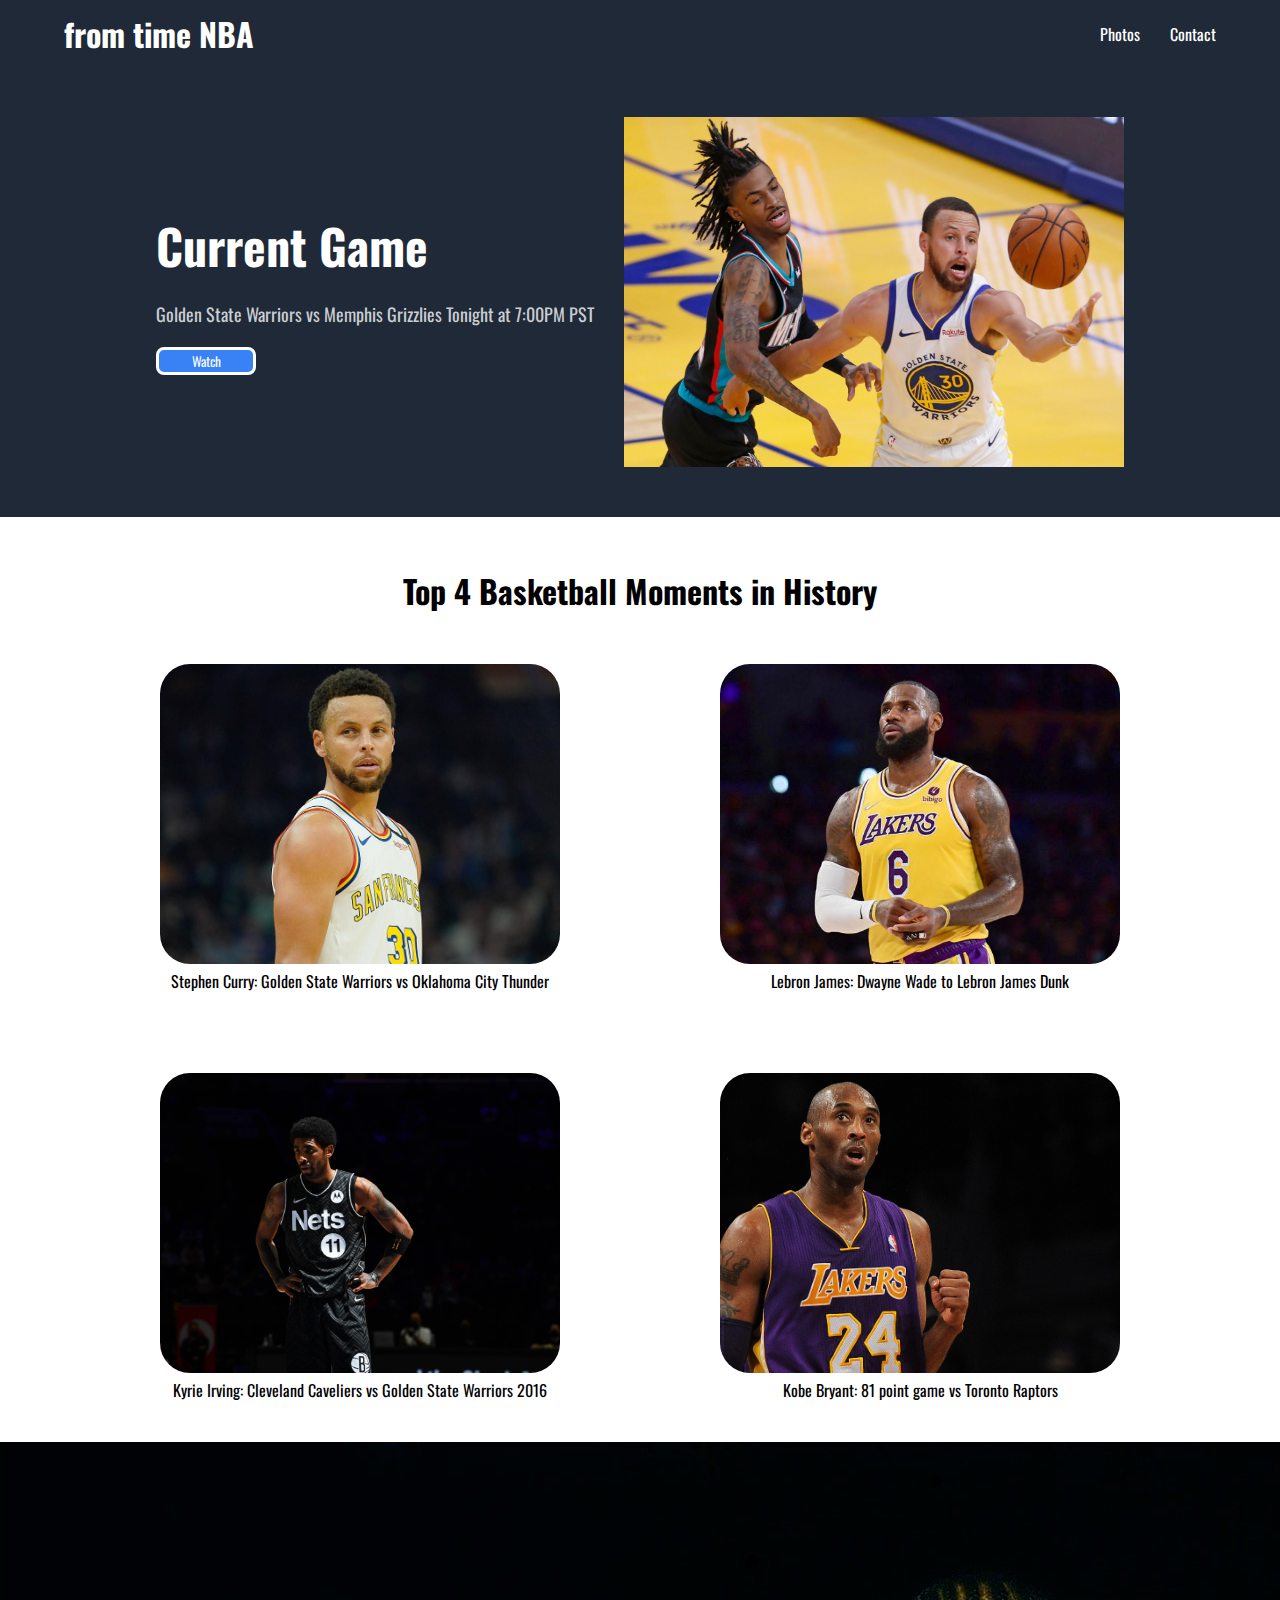
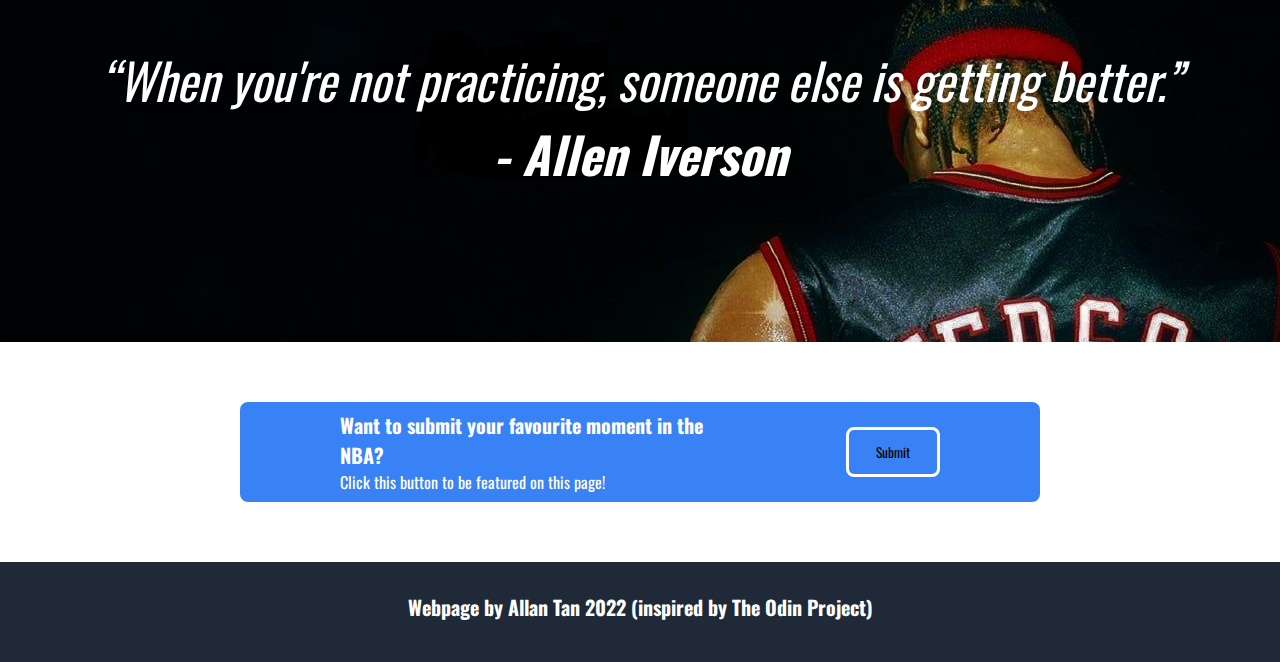
<file: index.html>
<!DOCTYPE html>
<html lang="en">
<head>
    <meta charset="UTF-8">
    <meta http-equiv="X-UA-Compatible" content="IE=edge">
    <meta name="viewport" content="width=device-width, initial-scale=1.0">
    <title>Document</title>
    <link rel="stylesheet" href="landingpage.css">
</head>
<body>
    <div>
        <div class="header">
            <div class="top-bar">
                <h1>from time NBA</h1>
                <ul>
                    <li>Photos</li>
                    <li>Contact</li>
                </ul>
            </div>
            <div class="preview">
                <div class="prev-left">
                    <h1>Current Game</h1>
                    <p>Golden State Warriors vs Memphis Grizzlies Tonight at 7:00PM PST</p>
                    <button>Watch</button>
                </div>
                <img src="./images/mem.jpg">
            </div>
        </div>
    </div>
    <div>
        <h1 class="ball-header">
            Top 4 Basketball Moments in History
        </h1>
        <div class="content">
            <div class="ball-moment">
                <img src="./images/curry.jpg">
                <p>Stephen Curry: Golden State Warriors vs Oklahoma City Thunder</p>
            </div>
            <div class="ball-moment">
                <img src="./images/lebron.jpg">
                <p>Lebron James: Dwayne Wade to Lebron James Dunk</p>
            </div>
            <div class="ball-moment">
                <img src="./images/kyrie.png">
                <p>Kyrie Irving: Cleveland Caveliers vs Golden State Warriors 2016</p>
            </div>
            <div class="ball-moment">
                <img src="./images/kobe.jpg">
                <p>Kobe Bryant: 81 point game vs Toronto Raptors</p> 
        </div>
    </div>
    <div class="quote">
        <p class="quote-text">
            “When you're not practicing, someone else is getting better.”
        </p>
        <b class="quote-author">- Allen Iverson</b>
    </div>
    <div class="footer">
        <div class="footer-left">
            <p class="question">Want to submit your favourite moment in the NBA?</p>
            <p>Click this button to be featured on this page!</p>
        </div>
        <button>Submit</button>
    </div>
    <div class="author">
        <p> Webpage by Allan Tan 2022 (inspired by The Odin Project)</p>
    </div>
</body>
</html>

<!-- https://www.youtube.com/watch?v=NIqYhcdyOMo&ab_channel=pennyccw
https://www.youtube.com/watch?v=bhtpppMxfQs&ab_channel=NBA 
https://www.youtube.com/watch?v=H_TapNgp_rQ&ab_channel=NBA
https://www.youtube.com/watch?v=o9NILK4OXpo&ab_channel=HouseofHighlights-->
</file>
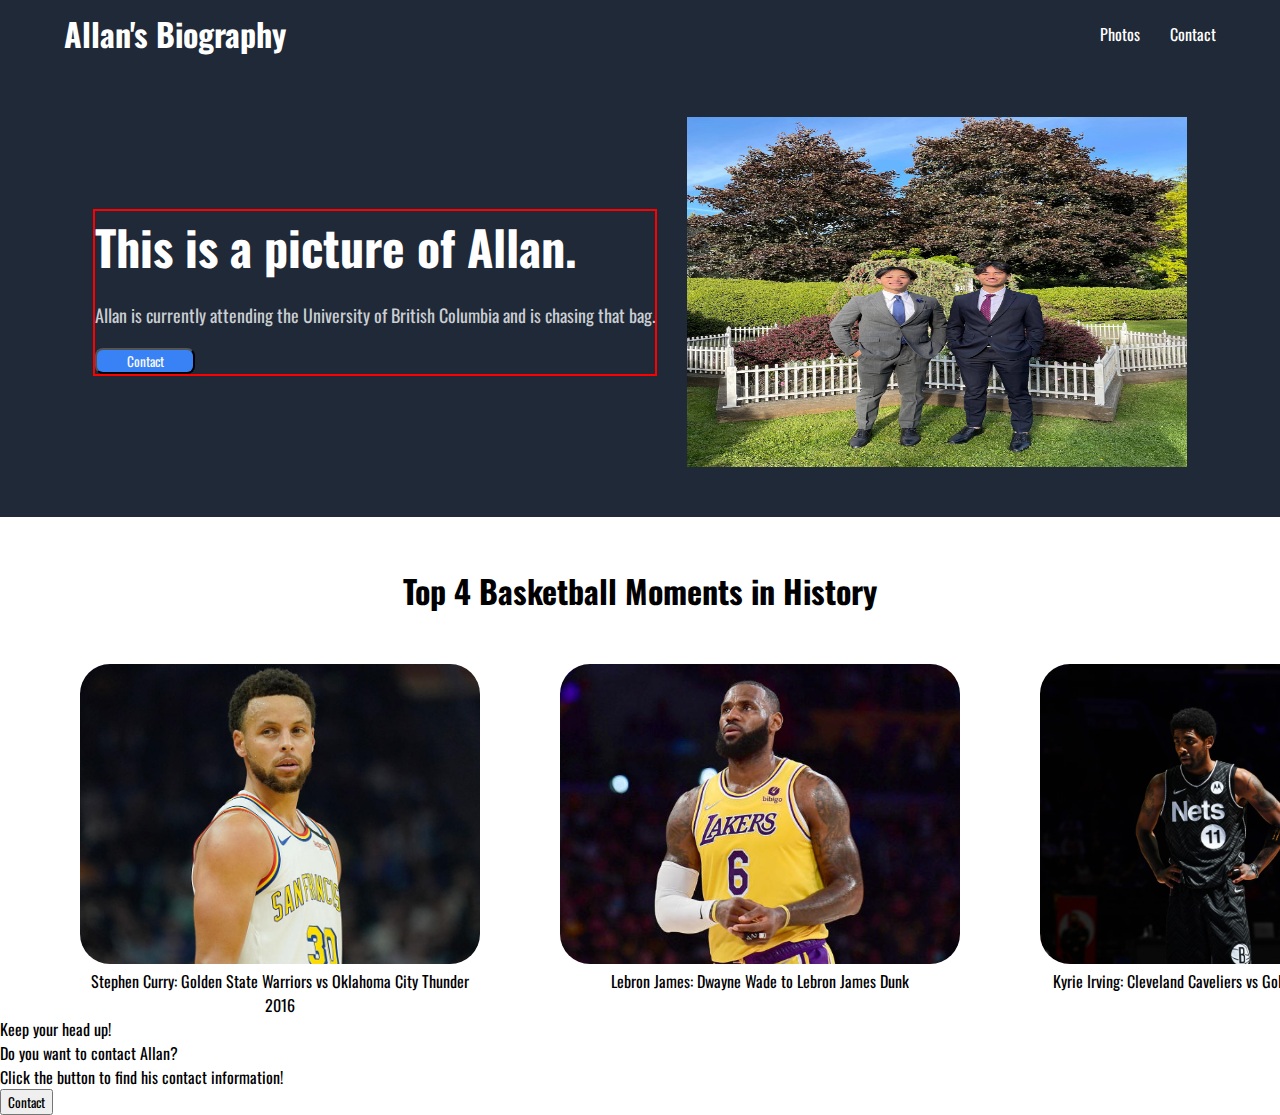
<file: biography.html>
<!DOCTYPE html>
<html lang="en">
<head>
    <meta charset="UTF-8">
    <meta http-equiv="X-UA-Compatible" content="IE=edge">
    <meta name="viewport" content="width=device-width, initial-scale=1.0">
    <title>Document</title>
    <link rel="stylesheet" href="biography.css">
</head>
<body>
    <div>
        <div class="header">
            <div class="top-bar">
                <h1>Allan's Biography</h1>
                <ul>
                    <li>Photos</li>
                    <li>Contact</li>
                </ul>
            </div>
            <div class="preview">
                <div class="prev-left">
                    <h1>This is a picture of Allan.</h1>
                    <p>Allan is currently attending the University of British Columbia and is chasing that bag.</p>
                    <button>Contact</button>
                </div>
                <img src="./images/portrait.jpg.jpg">
            </div>
        </div>
    </div>
    <div>
        <h1 class="ball-header">
            Top 4 Basketball Moments in History
        </h1>
        <div class="content">
            <div class="ball-moment">
                <img src="./images/curry.jpg">
                <p>Stephen Curry: Golden State Warriors vs Oklahoma City Thunder 2016</p>
            </div>
            <div class="ball-moment">
                <img src="./images/lebron.jpg">
                <p>Lebron James: Dwayne Wade to Lebron James Dunk</p>
            </div>
            <div class="ball-moment">
                <img src="./images/kyrie.png">
                <p>Kyrie Irving: Cleveland Caveliers vs Golden State Warriors 2016</p>
            </div>
            <div class="ball-moment">
                <img src="./images/kobe.jpg">
                <p>Kobe Bryant: 81 point game vs Toronto Raptors</p>
            </div>
        </div>
    </div>
    <div class="advice">
        <p>
            Keep your head up! 
        </p>
    </div>
    <div class="footer">
        <p>Do you want to contact Allan?</p>
        <p>Click the button to find his contact information!</p>
        <button>Contact</button>
    </div>
</body>
</html>

<!-- https://www.youtube.com/watch?v=NIqYhcdyOMo&ab_channel=pennyccw
https://www.youtube.com/watch?v=bhtpppMxfQs&ab_channel=NBA 
https://www.youtube.com/watch?v=H_TapNgp_rQ&ab_channel=NBA
https://www.youtube.com/watch?v=o9NILK4OXpo&ab_channel=HouseofHighlights-->
</file>
<file: landingpage.css>
@import url('https://fonts.googleapis.com/css2?family=Oswald&display=swap');

* {
    margin: 0;
    box-sizing: border-box;
    font-family: 'Oswald', sans-serif
}

.header {
    color: white;
    background-color: #1F2937;
    padding: 10px 64px;
    display: flex;
    flex-direction: column;
    min-width: 700px;
}

.top-bar {
    display: flex;
    justify-content: space-between;
    margin-bottom: 60px;
}

.top-bar h1 {
    flex-shrink: 0;
}

.top-bar ul {
    display: flex;
    margin: 0;
    padding: 0;
    list-style: none;
    gap: 30px;
    align-items: center;
}

@media screen and (max-width: 440px) {
    .top-bar ul {display: none;}
}

.preview {
    display: flex;
    justify-content: center;
    gap: 30px;
    margin-bottom: 40px;
}

.preview img {
    width: 500px;
    height: 350px;
    flex-shrink: 0;
}

.prev-left {
    display: flex;
    flex-direction: column;
    margin: auto 0;
    min-width: 350px;
}

.prev-left button {
   max-width: 100px;
   color: #F9FAF8;
   background-color: #3882F6;
   border-radius: 8px;
   margin-top: 20px;
   border: solid white;
}

.prev-left h1 {
    font-size: 48px;
}

.prev-left p {
    font-size: 18px;
    color: #cacdd2;
    flex: 1 0 auto;
    margin-top: 20px;
}

.ball-header {
    text-align: center;
    margin: 50px 0;
}

.content {
    display: flex;
    flex-wrap: wrap;
    padding: 0 80px;
    justify-content: space-evenly;
    gap: 80px;
    margin-bottom: 40px;
}

.ball-moment img {
    width: 400px;
    height: 300px;
    border-radius: 30px;
    object-fit: cover;
}

.ball-moment p {
    text-align: center;
}

.quote {
    background-image: url("./images/iverson.jpg");
    object-fit: cover;
    height: 500px;
    width: auto;
    color: white;
    font-size: 50px;
    font-style: italic;
    font-weight: 10px;
    display: flex;
    flex-direction: column;
}

.quote-text {
    padding-top: 200px;
    text-align: center;
}

.quote-author {
    text-align: center;
}

.footer {
    background-color: #3882F6;
    width: 800px;
    height: 100px;
    margin: 60px auto;
    border-radius: 8px;
    display: flex;
    gap: 125px;
    color: white;
    padding: 0 100px;
    align-items: center;
}

.question {
    font-weight: bold;
    font-size: 20px;
}


.footer button {
    height: 50px;
    width: 100px;
    border-radius: 8px;
    background-color: #3882F6;
    border: solid white;
}

.footer-left {
    display: flex;
    flex-direction: column;
}

.author {
    background-color: #1F2937;
    font-size: 20px;
    font-weight: bold;
    color: white;
    text-align: center;
    height: 100px;
    padding-top: 30px;
}
</file>
<file: biography.css>
@import url('https://fonts.googleapis.com/css2?family=Oswald&display=swap');

* {
    margin: 0;
    box-sizing: border-box;
    font-family: 'Oswald', sans-serif
}

.header {
    color: white;
    background-color: #1F2937;
    padding: 10px 64px;
    display: flex;
    flex-direction: column;
    min-width: 700px;
}

.top-bar {
    display: flex;
    justify-content: space-between;
    margin-bottom: 60px;
}

.top-bar h1 {
    flex-shrink: 0;
}

.top-bar ul {
    display: flex;
    margin: 0;
    padding: 0;
    list-style: none;
    gap: 30px;
    align-items: center;
}

@media screen and (max-width: 440px) {
    .top-bar ul {display: none;}
}

.preview {
    display: flex;
    justify-content: center;
    gap: 30px;
    margin-bottom: 40px;
}

.preview img {
    width: 500px;
    height: 350px;
    flex-shrink: 0;
}

.prev-left {
    display: flex;
    flex-direction: column;
    margin: auto 0;
    min-width: 350px;
    border: solid red 2px;
}

.prev-left button {
   max-width: 100px;
   color: #F9FAF8;
   background-color: #3882F6;
   border-radius: 8px;
   margin-top: 20px;
}

.prev-left h1 {
    font-size: 48px;
}

.prev-left p {
    font-size: 18px;
    color: #cacdd2;
    flex: 1 0 auto;
    margin-top: 20px;
}

.ball-header {
    text-align: center;
    margin: 50px 0;
}

.content {
    display: flex;
    padding: 0 80px;
    justify-content: space-evenly;
    gap: 80px;
}

.ball-moment img {
    width: 400px;
    height: 300px;
    border-radius: 30px;
    object-fit: cover;
}

.ball-moment p {
    text-align: center;
    
}
</file>
